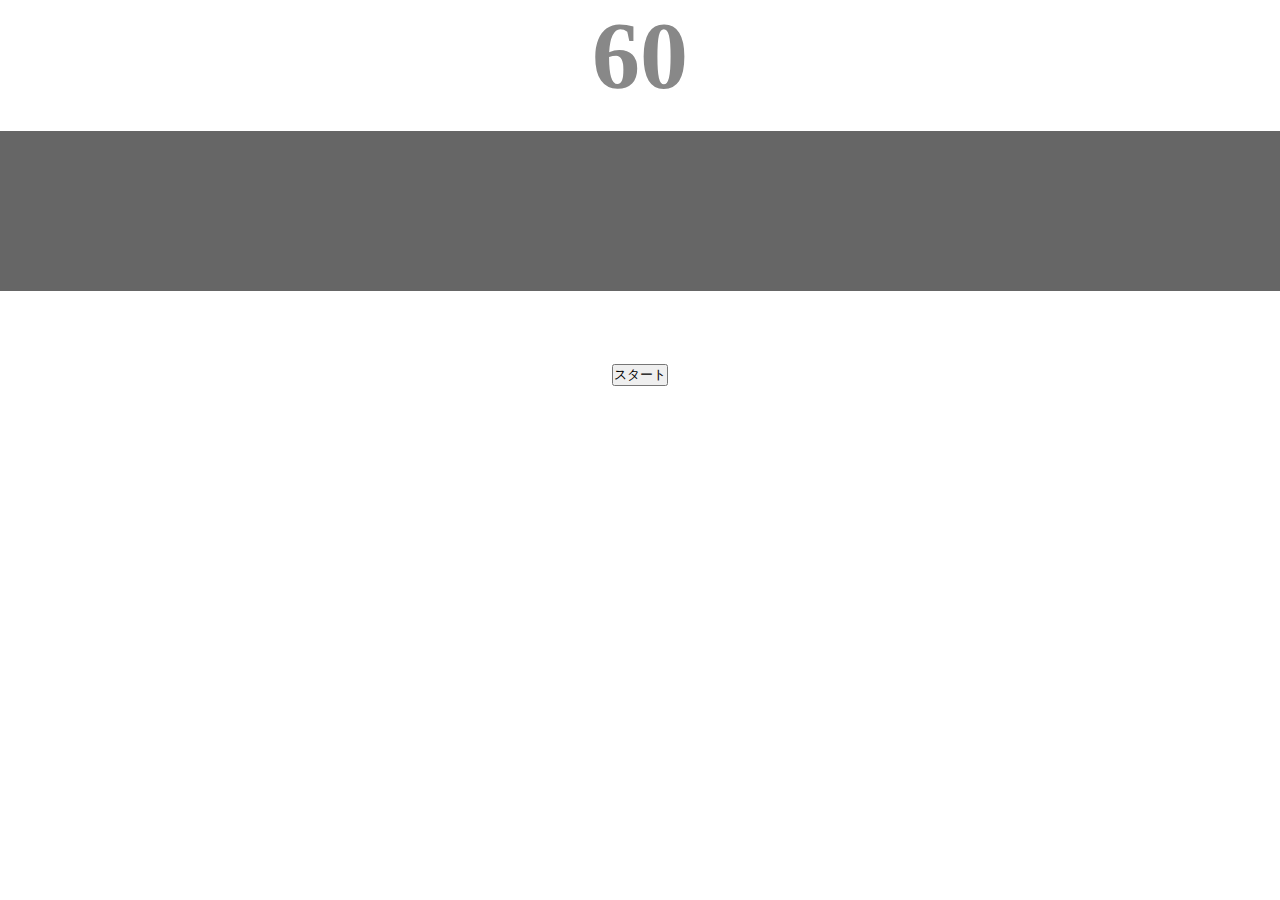
<file: typing_application/index.html>
<!DOCTYPE html>
<html lang="ja">
<head>
  <meta charset="UTF-8">
  <meta name="description" content="【JavaScript応用編】簡易的なタイピングゲームです。">
  <meta name="viewport" content="width=device-width, initial-scale=1.0">
  <title>タイピングゲーム</title>
  <link rel="stylesheet" href="style.css">
</head>
  <body>
  
    <p id="count" class="count">60</p>
    <div id="wrap" class="wrap">
    <!-- 改行するとブラウザではtyepedとuntypedにスペースが入る -->
      <span id="typed" class="typed"></span><span id="untyped" class="untyped"></span>
    </div>
    <p id="typecount" class="typecount"></p>
    <button id="start" class="start">スタート</button>
    

    <!-- jQueryの読み込み -->
    <script
    src="https://code.jquery.com/jquery-3.7.1.min.js"
    integrity="sha256-/JqT3SQfawRcv/BIHPThkBvs0OEvtFFmqPF/lYI/Cxo="
    crossorigin="anonymous"></script>
    <!-- type属性:スクリプトのMIMEタイプ（データ形式：「タイプ名/サブタイプ名」）を指定。
    　text/javascript：JavaScriptスクリプトであることを示す。
      たまにブラウザが勝手に各調子だけ見てファイルを判断することがあるので、その際のエラーを防止する -->
    <script type="text/javascript" src="main.js"></script>
    
  </body>
  </html>
</file>
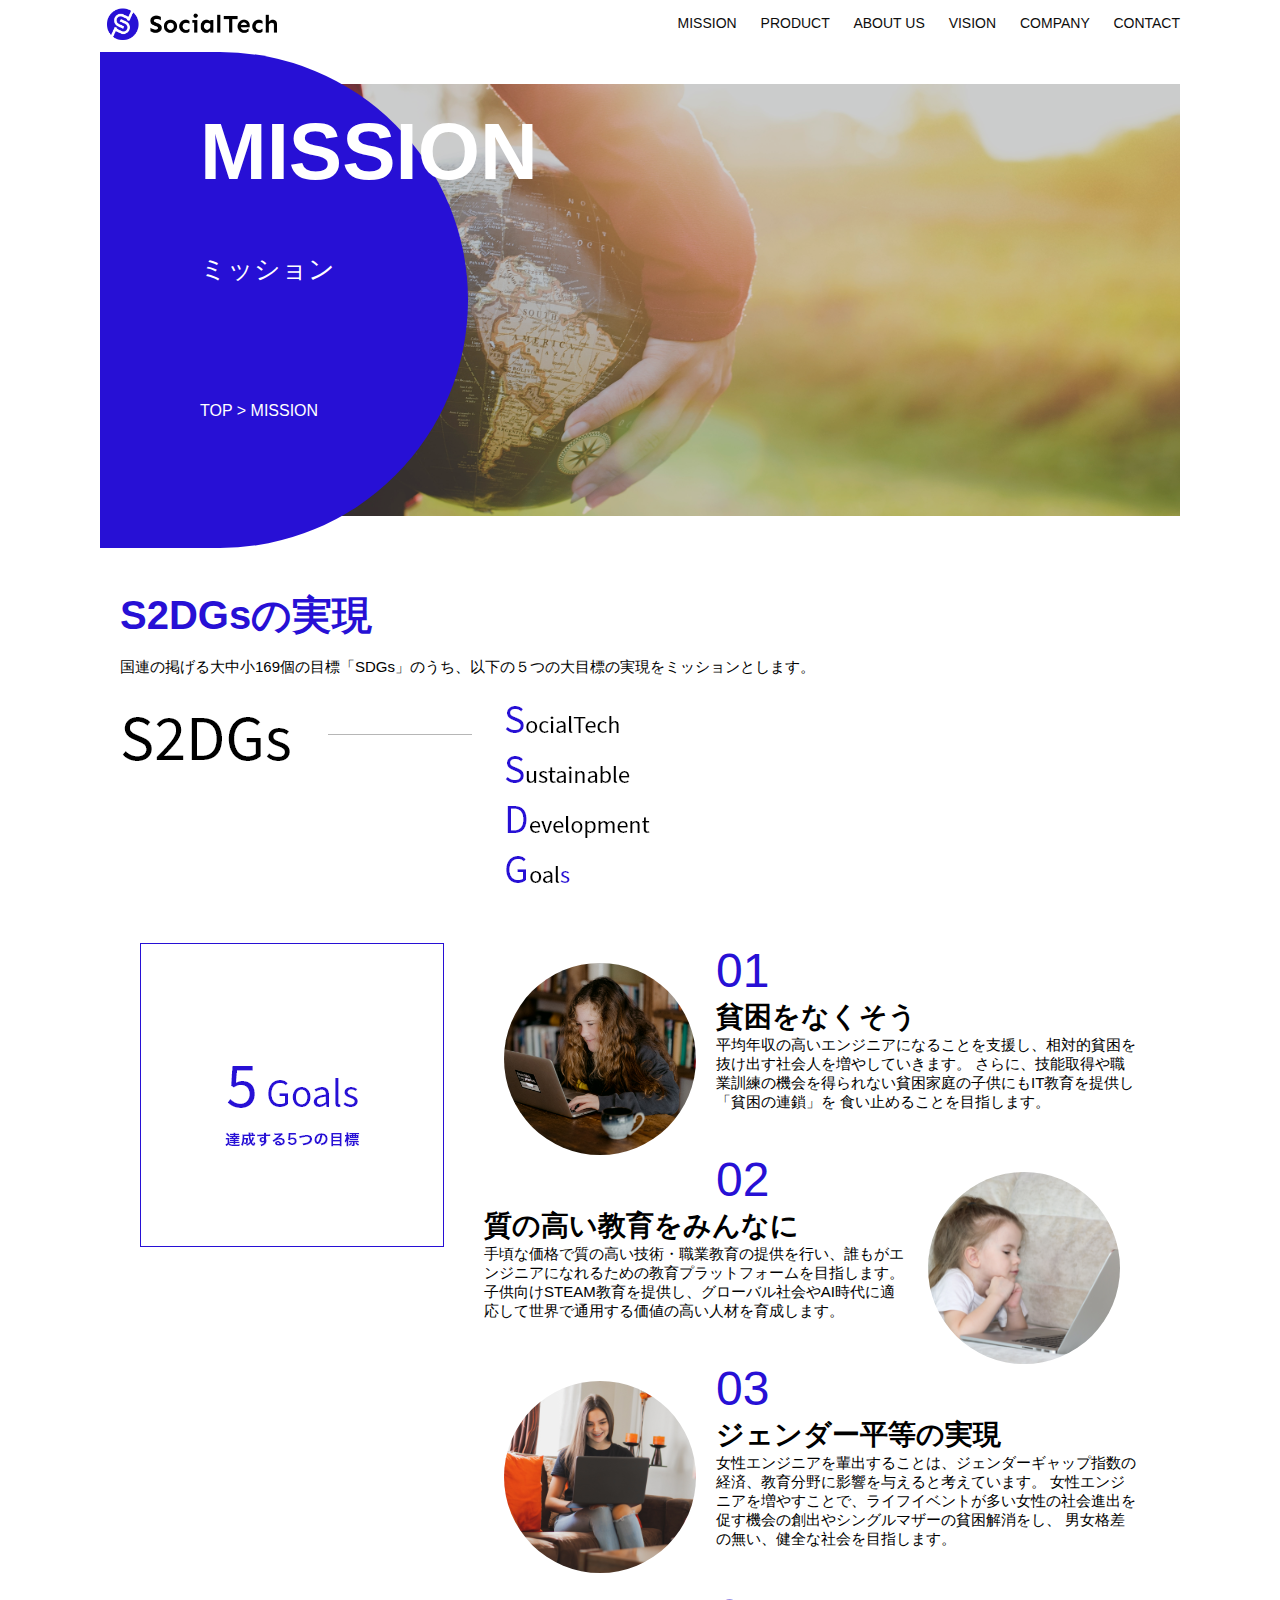
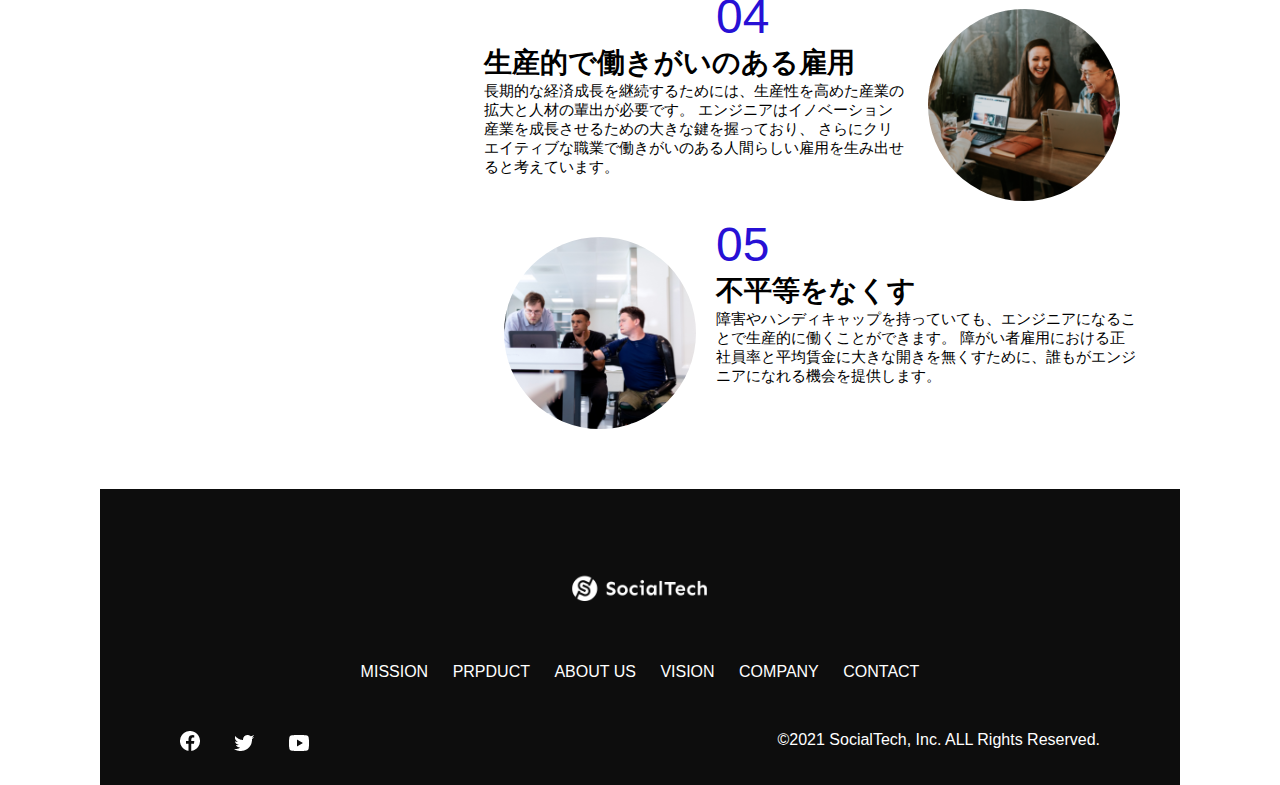
<file: mission.html>
<!DOCTYPE html>
<html lang="ja">
  <head>
    <title>SocialTech - MISSION ミッション -</title>
    <meta charset="utf-8">
    <meta name="description" content="SocialTechが目指す5つの目標（S2DGs）を紹介します">
    <meta name="viewport" content="width=device-width, initial-scale=1.0">
    <link rel="stylesheet" href="style.css">
  </head>
  <body>
    <!-- ヘッダー -->
    <header>
      <!-- ロゴ -->
      <a href="index.html" id="logo"><img src="images/logo.png" alt="トップページに戻る"></a>
      <!-- PC用ナビゲーション -->
      <nav id="nav-pc">
        <a href="mission.html">MISSION</a>
        <a href="product.html">PRODUCT</a>
        <a href="index.html#aboutus">ABOUT US</a>
        <a href="index.html#vision">VISION</a>
        <a href="index.html#company">COMPANY</a>
        <a href="index.html#contact">CONTACT</a>
      </nav>

      <!-- スマホ用メニューボタン -->
      <img id="menu-sp" src="images/button-menu.png" alt="ナビゲーションを開く"
       onclick="document.getElementById('nav-sp').style.display = 'block'">
      
      <!-- スマホ用ナビゲーション -->
      <nav id="nav-sp">
        <!-- ナビゲーションを閉じる -->
        <img id="close" src="images/button-close.png" alt="ナビゲーションを閉じる" 
         onclick="document.getElementById('nav-sp').style.display = 'none'">
        <!-- トップページに戻る -->
        <a id="logo-sp" href="index.html" onclick="document.getElementById('nav-sp').style.display = 'none'">
         <img src="images/logo-sp.png" alt="トップページに戻る"></a>
        <!-- メニュー -->
        <a class="menu" href="mission.html" onclick="document.getElementById('nav-sp').style.display = 'none'">MISSION</a>
        <a class="menu" href="product.html" onclick="document.getElementById('nav-sp').style.display = 'none'">PRODUCT</a>
        <a class="menu" href="index.html#aboutus" onclick="document.getElementById('nav-sp').style.display = 'none'">ABOUT US</a>
        <a class="menu" href="index.html#vision" onclick="document.getElementById('nav-sp').style.display = 'none'">VISION</a>
        <a class="menu" href="index.html#company" onclick="document.getElementById('nav-sp').style.display = 'none'">COMPANY</a>
        <a class="menu" href="index.html#contanct" onclick="document.getElementById('nav-sp').style.display = 'none'">CONTACT</a>
        <div id="sns">
          <a href="https://www.facebook.com/sejuku2013"><img src="images/button-facebook.png" alt="Facebookのリンク"></a>
          <a href="https://twitter.com/samuraijuku"><img src="images/button-twitter.png" alt="Twitterのリンク"></a>
          <a href="https://www.youtube.com/channel/UCCFOQO5aDK0xXam4cUQXT8g"><img src="images/button-youtube.png" alt="YouTubeのリンク"></a>
        </div>
      </nav>
    </header>

    <main>
      <article>
        <!-- メインビジュアル -->
        <section id="mission-main">
          <div id="mission-title">
            <h1>MISSION</h1>
            <span>ミッション</span>
            <!-- ユーザーの現在地を改装順に並べたリンク付きの一覧。『パンくずリスト』と呼ぶ -->
            <div>TOP > MISSION</div>
          </div>
        </section>
        <!-- S2DGsセクション -->
        <section id="mission-s2dgs">
          <h2 class="mission-h2">S2DGsの実現</h2>
          <p>国連の掲げる大中小169個の目標「SDGs」のうち、以下の５つの大目標の実現をミッションとします。</p>
          <img src="images/mission/mission-s2dgs.png" alt="S2DGs">
        </section>
        <!-- 5Gaolセクション -->
        <section id="mission-5goals">
          <div>
            <img id="s2dgs-image" src="images/mission/mission-5goals.png" alt="5goals">
          </div>
          <div>
            <!-- 要素1つ目 -->
            <div>
              <img class="fivegoals-image-left" src="images/mission/mission-5goals01.png" alt="PCを操作する女の子">
              <span class="fivegoals-number">01</span>
              <h3 class="fivegoals-h3">貧困をなくそう</h3>
              <p class="fivegoals-p">
                平均年収の高いエンジニアになることを支援し、相対的貧困を抜け出す社会人を増やしていきます。
                さらに、技能取得や職業訓練の機会を得られない貧困家庭の子供にもIT教育を提供し「貧困の連鎖」を
                食い止めることを目指します。</p>
            </div>
            <!-- 要素2つ目 -->
            <div>
              <img class="fivegoals-image-right" src="images/mission/mission-5goals02.png" alt="PCを見つめる小さい女の子">
              <span class="fivegoals-number">02</span>
              <h3 class="fivegoals-h3">質の高い教育をみんなに</h3>
              <p class="fivegoals-p">
                手頃な価格で質の高い技術・職業教育の提供を行い、誰もがエンジニアになれるための教育プラットフォームを目指します。
                子供向けSTEAM教育を提供し、グローバル社会やAI時代に適応して世界で通用する価値の高い人材を育成します。</p>
            </div>
            <!-- 要素3つ目 -->
            <div>
              <img class="fivegoals-image-left" src="images/mission/mission-5goals03.png" alt="PCを操作する女性">
              <span class="fivegoals-number">03</span>
              <h3 class="fivegoals-h3">ジェンダー平等の実現</h3>
              <p class="fivegoals-p">
                女性エンジニアを輩出することは、ジェンダーギャップ指数の経済、教育分野に影響を与えると考えています。
                女性エンジニアを増やすことで、ライフイベントが多い女性の社会進出を促す機会の創出やシングルマザーの貧困解消をし、
                男女格差の無い、健全な社会を目指します。</p>
            </div>
            <!-- 要素4つ目 -->
            <div>
              <img class="fivegoals-image-right" src="images/mission/mission-5goals04.png" alt="笑顔で話し合う3人の男女">
              <span class="fivegoals-number">04</span>
              <h3 class="fivegoals-h3">生産的で働きがいのある雇用</h3>
              <p class="fivegoals-p">
                長期的な経済成長を継続するためには、生産性を高めた産業の拡大と人材の輩出が必要です。
                エンジニアはイノベーション産業を成長させるための大きな鍵を握っており、
                さらにクリエイティブな職業で働きがいのある人間らしい雇用を生み出せると考えています。</p>
            </div>
            <!-- 要素5つ目 -->
            <div>
              <img class="fivegoals-image-left" src="images/mission/mission-5goals05.png" alt="障害を持つ男性が生き生きと働く様子">
              <span class="fivegoals-number">05</span>
              <h3 class="fivegoals-h3">不平等をなくす</h3>
              <p class="fivegoals-p">
                障害やハンディキャップを持っていても、エンジニアになることで生産的に働くことができます。
                障がい者雇用における正社員率と平均賃金に大きな開きを無くすために、誰もがエンジニアになれる機会を提供します。</p>
            </div>

          </div>
        </section>
      </article>
    </main>
    <!-- フッター -->
  <footer>
    <div id="footer-logo">
      <img src="images/logo-sp.png" alt="SocialTech">
    </div>
    <div id="footer-link">
      <!-- メニュー -->
      <a class="menu" href="mission.html">MISSION</a>
      <a class="menu" href="product.html">PRPDUCT</a>
      <a class="menu" href="index.html#aboutus">ABOUT US</a>
      <a class="menu" href="index.html#vision">VISION</a>
      <a class="menu" href="index.html#company">COMPANY</a>
      <a class="menu" href="index.html#contanct">CONTACT</a>
    </div>
      <div id="sns-footer">
        <a href="https://www.facebook.com/sejuku2013"><img src="images/button-facebook.png" alt="Facebookのリンク"></a>
        <a href="https://twitter.com/samuraijuku"><img src="images/button-twitter.png" alt="Twitterのリンク"></a>
        <a href="https://www.youtube.com/channel/UCCFOQO5aDK0xXam4cUQXT8g"><img src="images/button-youtube.png" alt="YouTubeのリンク"></a>
        <span id="copyright">&copy;2021 SocialTech, Inc. ALL Rights Reserved.</span>
      </div>
  </footer>
  </body>
</html>
</file>
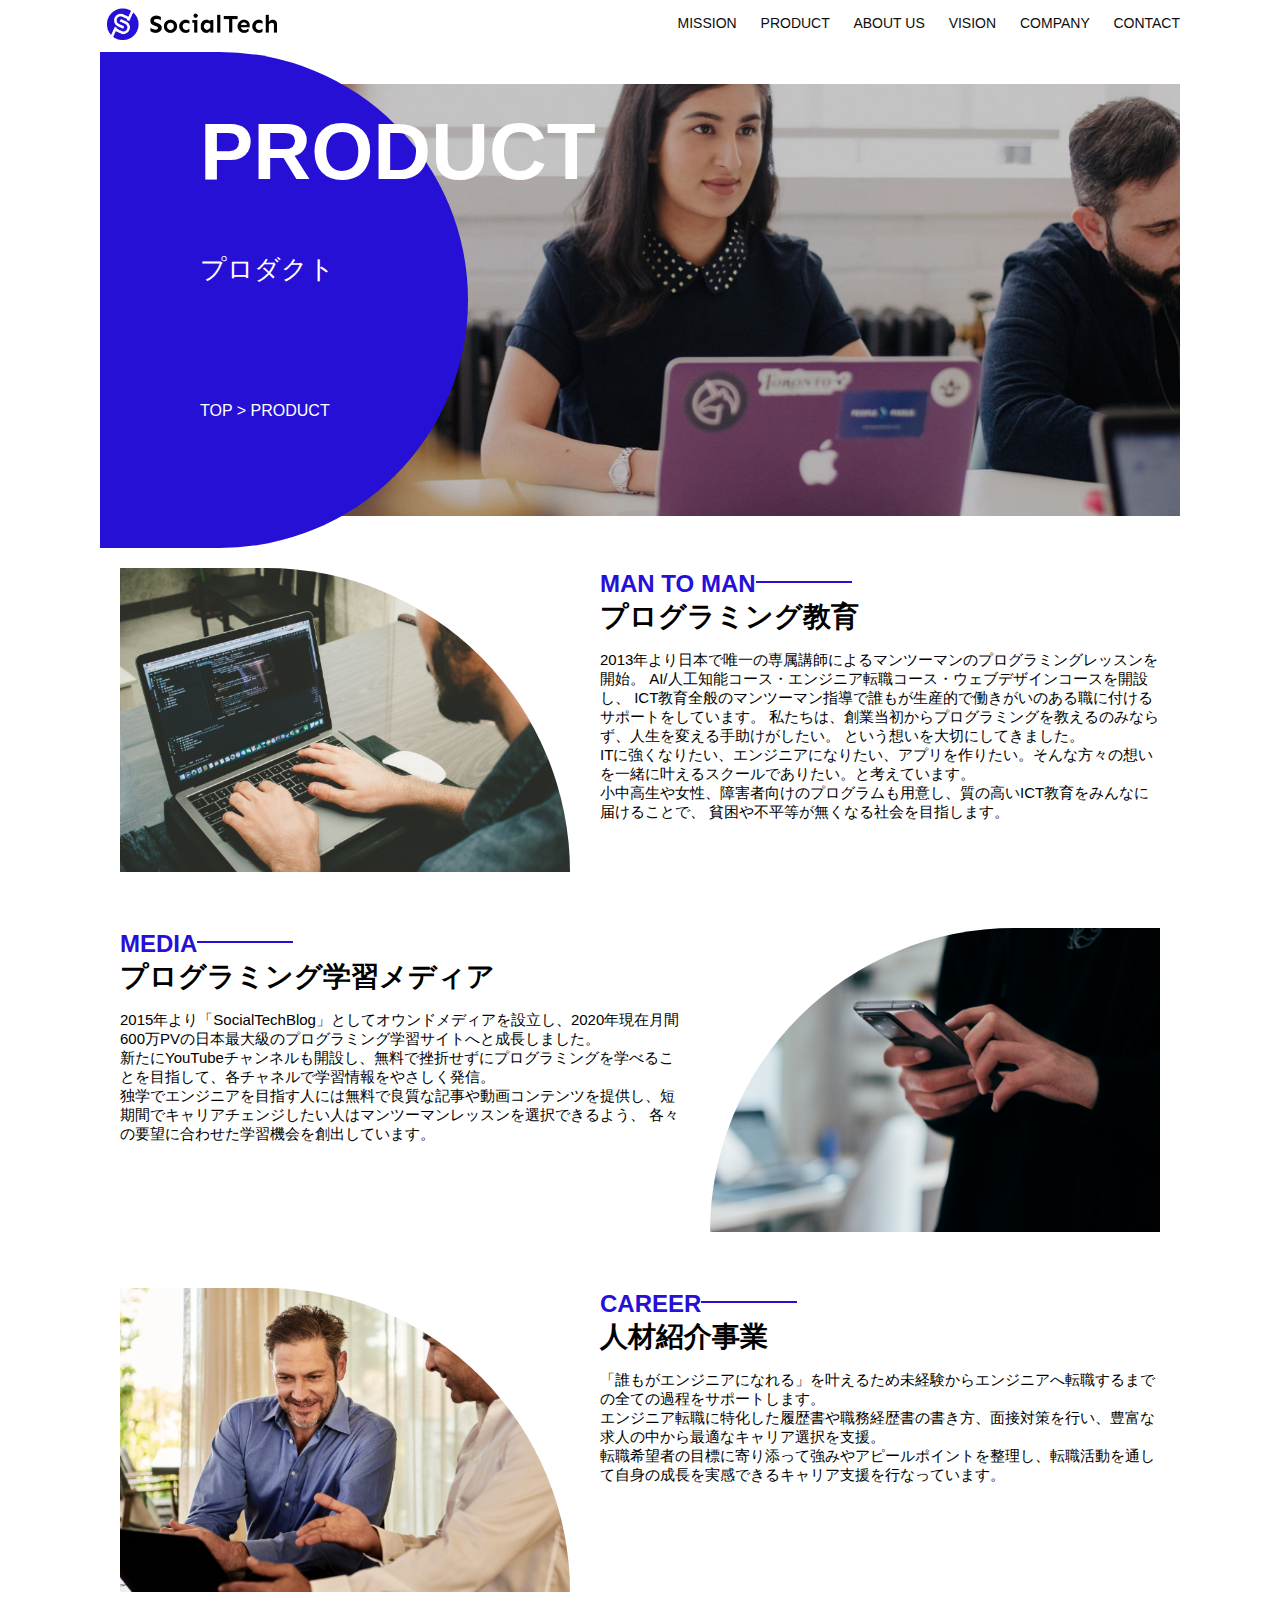
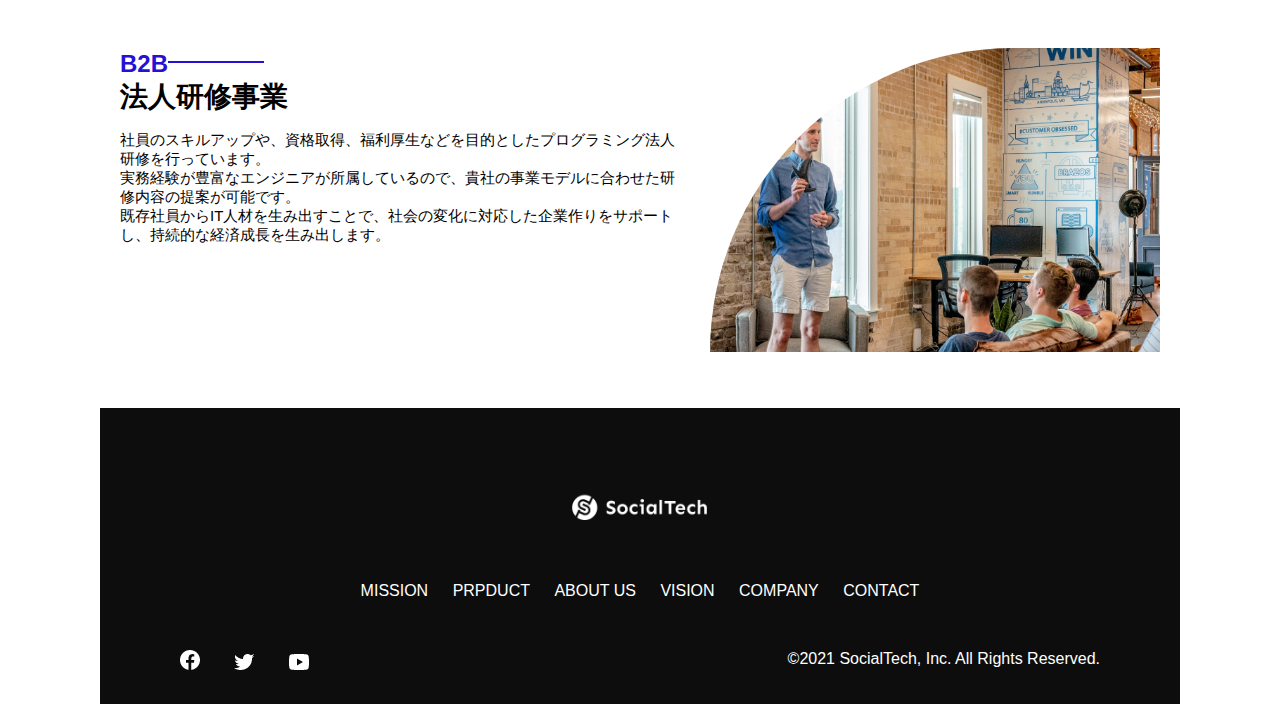
<file: product.html>
<!DOCTYPE html>
<html lang="ja">
  <head>
    <title>SocialTech -PRODUCT プロダクト-</title>
    <meta charset="utf-8">
    <meta name="description" content="SocialTechの4つのプロダクトを紹介します">
    <meta name="viewport" content="width=device-width, initial-scale=1.0">
    <link rel="stylesheet" href="style.css">
  </head>
  <body>
    <!-- ヘッダー -->
    <header>
      <!-- ロゴ -->
      <a href="index.html" id="logo"><img src="images/logo.png" alt="トップページに戻る"></a>
      <!-- PC用ナビゲーション -->
      <nav id="nav-pc">
        <a href="mission.html">MISSION</a>
        <a href="product.html">PRODUCT</a>
        <a href="index.html#aboutus">ABOUT US</a>
        <a href="index.html#vision">VISION</a>
        <a href="index.html#company">COMPANY</a>
        <a href="index.html#contact">CONTACT</a>
      </nav>

      <!-- スマホ用メニューボタン -->
      <img id="menu-sp" src="images/button-menu.png" alt="ナビゲーションを開く"
       onclick="document.getElementById('nav-sp').style.display = 'block'">
      
      <!-- スマホ用ナビゲーション -->
      <nav id="nav-sp">
        <!-- ナビゲーションを閉じる -->
        <img id="close" src="images/button-close.png" alt="ナビゲーションを閉じる" 
         onclick="document.getElementById('nav-sp').style.display = 'none'">
        <!-- トップページに戻る -->
        <a id="logo-sp" href="index.html" onclick="document.getElementById('nav-sp').style.display = 'none'">
         <img src="images/logo-sp.png" alt="トップページに戻る"></a>
        <!-- メニュー -->
        <a class="menu" href="mission.html" onclick="document.getElementById('nav-sp').style.display = 'none'">MISSION</a>
        <a class="menu" href="product.html" onclick="document.getElementById('nav-sp').style.display = 'none'">PRODUCT</a>
        <a class="menu" href="index.html#aboutus" onclick="document.getElementById('nav-sp').style.display = 'none'">ABOUT US</a>
        <a class="menu" href="index.html#vision" onclick="document.getElementById('nav-sp').style.display = 'none'">VISION</a>
        <a class="menu" href="index.html#company" onclick="document.getElementById('nav-sp').style.display = 'none'">COMPANY</a>
        <a class="menu" href="index.html#contanct" onclick="document.getElementById('nav-sp').style.display = 'none'">CONTACT</a>
        <div id="sns">
          <a href="https://www.facebook.com/sejuku2013"><img src="images/button-facebook.png" alt="Facebookのリンク"></a>
          <a href="https://twitter.com/samuraijuku"><img src="images/button-twitter.png" alt="Twitterのリンク"></a>
          <a href="https://www.youtube.com/channel/UCCFOQO5aDK0xXam4cUQXT8g"><img src="images/button-youtube.png" alt="YouTubeのリンク"></a>
        </div>
      </nav>
    </header>
    <!-- PRODUCT  -->
    <main>
      <article>
        <!-- メインビジュアル -->
        <section id="product-main">
          <div id="product-title">
            <h1>PRODUCT</h1>
            <span>プロダクト</span>
            <div>TOP > PRODUCT</div>
          </div>
        </section>
        <section class="product-section1">
          <img src="images/product/product-mantoman.png" alt="PCでコードを書く男性">
          <div>
            <h2 class="product-h2">MAN TO MAN</h2>
            <h3 class="product-h3">プログラミング教育</h3>
            <p>
              2013年より日本で唯一の専属講師によるマンツーマンのプログラミングレッスンを開始。
              AI/人工知能コース・エンジニア転職コース・ウェブデザインコースを開設し、
              ICT教育全般のマンツーマン指導で誰もが生産的で働きがいのある職に付けるサポートをしています。
              私たちは、創業当初からプログラミングを教えるのみならず、人生を変える手助けがしたい。
              という想いを大切にしてきました。<br>
              ITに強くなりたい、エンジニアになりたい、アプリを作りたい。そんな方々の想いを一緒に叶えるスクールでありたい。と考えています。<br>
              小中高生や女性、障害者向けのプログラムも用意し、質の高いICT教育をみんなに届けることで、
              貧困や不平等が無くなる社会を目指します。
            </p>
          </div>
        </section>
        <section class="product-section2">
          <div>
            <h2 class="product-h2">MEDIA</h2>
            <h3 class="product-h3">プログラミング学習メディア</h3>
            <p>
             2015年より「SocialTechBlog」としてオウンドメディアを設立し、2020年現在月間600万PVの日本最大級のプログラミング学習サイトへと成長しました。<br>
             新たにYouTubeチャンネルも開設し、無料で挫折せずにプログラミングを学べることを目指して、各チャネルで学習情報をやさしく発信。<br>
             独学でエンジニアを目指す人には無料で良質な記事や動画コンテンツを提供し、短期間でキャリアチェンジしたい人はマンツーマンレッスンを選択できるよう、
             各々の要望に合わせた学習機会を創出しています。
            </p>
          </div>
          <img src="images/product/product-media.png" alt="スマートフォンを操作する人">
        </section>
        <section class="product-section1">
          <img src="images/product/product-career.png" alt="笑顔で話し合う2人の男性">
          <div>
            <h2 class="product-h2">CAREER</h2>
            <h3 class="product-h3">人材紹介事業</h3>
            <p>
              「誰もがエンジニアになれる」を叶えるため未経験からエンジニアへ転職するまでの全ての過程をサポートします。<br>
              エンジニア転職に特化した履歴書や職務経歴書の書き方、面接対策を行い、豊富な求人の中から最適なキャリア選択を支援。<br>
              転職希望者の目標に寄り添って強みやアピールポイントを整理し、転職活動を通して自身の成長を実感できるキャリア支援を行なっています。<br>
            </p>
          </div>
        </section>
        <section class="product-section2">
          <div>
            <h2 class="product-h2">B2B</h2>
            <h3 class="product-h3">法人研修事業</h3>
            <p>
              社員のスキルアップや、資格取得、福利厚生などを目的としたプログラミング法人研修を行っています。<br>
              実務経験が豊富なエンジニアが所属しているので、貴社の事業モデルに合わせた研修内容の提案が可能です。<br>
              既存社員からIT人材を生み出すことで、社会の変化に対応した企業作りをサポートし、持続的な経済成長を生み出します。
            </p>
          </div>
          <img src="images/product/product-b2b.png" alt="講演中の男性とそれを聴く人々">
        </section>
      </article>
    </main>

  <!-- フッター -->
    <footer>
    <div id="footer-logo">
      <img src="images/logo-sp.png" alt="SocialTech">
    </div>
    <div id="footer-link">
      <!-- メニュー -->
      <a class="menu" href="mission.html">MISSION</a>
      <a class="menu" href="product.html">PRPDUCT</a>
      <a class="menu" href="index.html#aboutus">ABOUT US</a>
      <a class="menu" href="index.html#vision">VISION</a>
      <a class="menu" href="index.html#company">COMPANY</a>
      <a class="menu" href="index.html#contanct">CONTACT</a>
    </div>
    <div id="sns-footer">
      <a href="https://www.facebook.com/sejuku2013"><img src="images/button-facebook.png" alt="Facebookのリンク"></a>
      <a href="https://twitter.com/samuraijuku"><img src="images/button-twitter.png" alt="Twitterのリンク"></a>
      <a href="https://www.youtube.com/channel/UCCFOQO5aDK0xXam4cUQXT8g"><img src="images/button-youtube.png" alt="YouTubeのリンク"></a>
      <span id="copyright">&copy;2021 SocialTech, Inc. All Rights Reserved.</span>
    </div>
    </footer>
  </body>
</html>
</file>
<file: typing_application/style.css>
@charset "utf-8";

*{
  margin: 0;
  padding: 0;
}

body{
  /* デフォルトの6倍 */
  font-size: 6em;
  /* 中央揃え */
  text-align: center;
}
.count{
  margin: 0;
  color: #888;
  font-weight: bold;
}
.wrap{
  margin-top: 20px;
  padding: 80px 40px;
  background-color: #666;
  font-weight: bold;
  color: #fff;
}
/* 正しくタイプされた場合のテキスト */
.typed{
  color: lightgreen;
}
/* 誤タイプしたときに背景を赤にする */
.mistyped{
  background-color: red;
}
.typecount{
  margin: 0;
  color: #888;
  font-weight: bold;
}
</file>
<file: style.css>
@charset "utf-8";

/* PC、スマホ共通スタイル */
body{
  /* フォント名にスペースが含まれる場合は""で囲むこと */
  font-family: "Source Sans Pro", "Hiragino Kaku Gothic ProN", Meiryo, Arial, sans-serif;
}

p{
  font-size: 15px;
}
/* ==============
　PC用スタイル
================= */
/* iPad-miniのサイズ：デベロッパーツールの数字が768x1024なので、数字を変えている  */
@media screen and (min-width: 769px) {
/* 横幅設定 */
body{
  max-width: 1080px;
  min-width: 960px;
  margin: 0 auto 0 auto;
}

/* header */
header{
  display: flex;
    justify-content: space-between;
}

/* ナビゲーションのレイアウト */
#nav-pc{
  font-size: 14px;
  padding-top: 15px;
}

/* ナビゲーションのリンクの装飾設定 */
#nav-pc > a {
  text-decoration: none;
  margin-left: 20px;
}
#nav-pc > a:link{
  color: #0d0d0d;
}
#nav-pc > a:visited{
  color: #0d0d0d;
}
#nav-pc > a:hover{
  color: #0d0d0d;
  text-decoration: underline;
}
#nav-pc > a:active{
  color: #0d0d0d;
}
/* スマホ用ナビを非表示 カンマは"&" */
#nav-sp,
#menu-sp{
  display: none;
}

/* メインビジュアル */
#main-visual{
  position: relative;
  height: 400px;
}
  #main-message{
   /* 親要素との関係を設定、top/leftで配置指定 */
    position: absolute;
      top: 0;
      left: 0;
    background-color: #2710d5;
    color: #ffffff;
    /* radius：半径　要素の角を丸める　border-radius: 左上、右上、右下、左下の順で角まるお半径を指定 */
    border-radius: 0 0 476px 0;
    width: 100%;
    height: 100%;
    max-width: 620px;
    /* 画像重なり時の優先順位を指定　z-indexの値が大きい数字を指定した要素が上にくる */
    z-index: 11;
  }
  #main-message > h1{
    font-weight: bold;
    margin: 100px 0 0 50px;
  }
  #main-message > p{
    font-size: 28px;
    margin: 0 0 0 50px;
  }
  #main-visual > img{
   max-width: 620px;
   border-radius: 476px 0 0 0;
   position: absolute;
    top: 0;
    right: 0;
   z-index: 10;
}

h2{
  margin: 40px 0 0 0;
}
/* h2見出しの後に画像を挿入 */
h2::after{
  /* 疑似要素に画像を追加する場合はcontentでurl指定する */
  content: url(images/line.png);
}
h3{
  font-size: 27px;
}

/* MISSION ビジュアル */
#mission{
  /* おさらい：左右をautoにすることで中央揃えになる */
  margin: 80px auto 80px auto;
  /* 親要素は<article>？620pxに指定していない */
  width: 100%;
}
#mission-flex{
  width: 100%;
  display: flex;
}
#mission-flex > div{
  /* #mission-flex内のdivをちょうど半分ずつの幅にする */
  width: 50%;
  margin: 20px;
}
#mission-photo{
  width: 100%;
}
#s2dgs{
  margin-top: 50px;
  width: 100%;
}

/* PRODUCT ビジュアル */
#product{
  background-color: #fafafa;
  margin: 80px 0 80px 0;
  padding: 10px 40px 0px 40px;
}
#product > div{
  margin-top: 40px;
  /* 直下のdiv x2が並列になる */
  display: flex;
}
#product-left{
  width: 50%;
  margin-right: 20px;
}
  #product-left > div{
    position: relative;
     height: 480px;
     margin-right: 20px;
  }
#product-right{
  width: 50%;
  margin-top: 80px;
  margin-left: 20px;
}
  #product-right > div{
    position: relative;
    height: 480px;
  }
/* 画像を親要素からはみ出ないようにする */
.product-photo{
  width: 100%;
}
/* 説明文の枠 */
.product-explain{
  background-color: #ffffff;
  position: absolute;
   left:0;
   top: 280px;
  margin: 0 40px;
  padding: 20px;
  box-shadow: 5px 5px 10px rgba(0,0,0,0.05);
}
/* 説明文の英語 */
.product-explain > span{
  color: #2710d5;
  font-weight: bold;
  font-size: 16px;
  margin: 0;
}
/* 説明文の見出し */
.product-explain >h3{
  font-size: 20px;
  margin: 5px 0;
}
/* 説明文 */
.product-explain > p{
  font-size: 14px;
  margin: 0;
}
/* もっと見るボタン */
#product-more{
  /* マージンをマイナスにすると親要素の外へはみ出す */
  margin: 0 auto -42px auto;
}

/* ABOUT USセクション */
#aboutus{
  background-color: #fafafa;
  margin: 80px auto 80px auto;
}
/* 3つの組織文化と画像を挿入する枠 */
#aboutus > div{
  display: flex;
}
.culture-img{
  width: 100%;
  /* align-self：子要素に縦方向（交差軸）の揃え方を指示 */
  /* flex-start:上揃え */
  align-self: flex-start;
}
.culture-img2{
  margin-top: 50px;
  width: 100%;
}
.culture-table{
  margin-right: 50px;
}
.culture-num{
  font-size: 80px;
  color: #2710d5;
  margin: 0 20px 0 0;
}
.culture-en{
  color: #2710d5;
  font-weight: bold;
  font-size: 24px;
  display: block;
}
.culture-jp{
  font-size: 28px;
  font-weight: bold;
}
.culture-discription{
  margin: 0;
}

/* VISIONセクション */
#vision{
  margin: 80px auto;
}
#vision > div{
  width: 100%;
  display: flex;
  /* justify-content:アイテムの横並びの指定 */
      /* space-between:一番左と一番右の子要素を両端に配置し、残りの子要素を均等な間隔で配置 */
    justify-content: space-between;
  /* flex-wrap: 折り返し指定 */
      /* wrap:幅が足りなくなったら上から下に折り返す */
    flex-wrap: wrap;
}
.vision-box{
  width: 300px;
  height: 300px;
  margin-bottom: 30px;
  position: relative;
}
.vision-box > img{
  width: 100%;
  height: auto;
  position: absolute;
   top: 0;
   left: 0;
  /* 要素の重なり優先順位 */
  z-index: 30;
}
.vision-box > span{
  position: absolute;
  top: 0;
  left: 0;
  z-index: 31;
  margin-right: 20px;
}
.vision-box > span > h4{
  color: #2710d5;
  font-size: 19px;
  margin: 80px 0 0 0;
  }
.vision-box > span > h4::first-letter{
  font-size: 40px;
}
.vision-box > span > h5{
  font-size: 20px;
  margin: 0;
}
.vision-box > span > p{
  margin: 10px 0 0 0;
}

/* COMPANYセクション */
#company{
  margin: 80px auto;
}
#company-table{
  width: 100%;
}
.tableheader{
  text-align: left;
  padding: 20px;
  /* table下線部の仕様 */
  border-bottom-color: #2710d5;
  border-bottom-width: 1px;
  border-bottom-style: solid;
}
.tableheader-first{
  text-align: left;
  padding: 20px;
  /* table下線部の仕様 */
  border-bottom-color: #2710d5;
  border-bottom-width: 1px;
  border-bottom-style: solid;
  /* table上線部の仕様 */
  border-top-color: #2710d5;
  border-top-width: 1px;
  border-top-style: solid;
}
.cell{
  padding: 30px;
  border-bottom-color: #ececec;
  border-bottom-width: 1px;
  border-bottom-style: solid;
}
.cell-first{
  padding: 30px;
  border-bottom-color: #ececec;
  border-bottom-width: 1px;
  border-bottom-style: solid;
  border-top-color: #ececec;
  border-top-width: 1px;
  border-top-style: solid;
}
#company > iframe{
  width: 100%;
  height: 368px;
  margin-top: 40px;
}

/* CONTACTセクション お問い合わせフォーム*/
#contact{
  margin: 80px auto;
}
/* 外枠 */
#contact > form > div{
  display: flex;
    flex-direction: row;
    /* flex-wrap: wrapはブラウザの横幅が狭い場合に「個人情報の取り扱い」div要素内の文章を折り返すために設定 */
    flex-wrap: wrap;
  padding-bottom: 30px;
}
/* 左側　見出し */
.contact-heading{
  width: 240px;
  align-self: center;
}
/* 見出しのラベル */
.contact-label{
  font-weight: bold;
}
/* 必須 */
.contact-span{
  color: #ce2222;
  margin-left: 20px;
  font-weight: bold;
}
/* テキストボックス */
.contact-textbox{
  border-top: 0;
  border-left: 0;
  border-right: 0;
  border-bottom-width: 1px;
  border-bottom-color: #707070;
  border-bottom-style: solid;
  background-color: #fafafa;
  width: 400px;
  height: 56px;
}
/* お問い合わせ内容のテキストエリア */
.contact-textarea{
  border-top: 0;
  border-left: 0;
  border-right: 0;
  border-bottom-width: 1px;
  border-bottom-color: #707070;
  border-bottom-style: solid;
  background-color: #fafafa;
  width: 400px;
  height: 200px;
}
/* 個人情報の取り扱い */
details > div{
  background-color: #fafafa;
  padding: 20px;
}
details > div > span{
  font-weight: bold;
}

/* footer作成 */
footer{
  background-color: #0d0d0d;
  /* 文字の位置 */
  text-align: center;
  padding: 80px 80px 30px 80px;
}
#footer-logo{
  margin-bottom: 30px;
}
#footer-link{
  margin: 50px;
}
#footer-link > a{
  /* リンクの下線非表示 */
  text-decoration: none;
  margin: 10px;
}
  /* リンクの色 */
#footer-link > a:link{
  color: #ffffff;
}
  /* 訪問済リンクの色 */
#footer-link > a:visited{
  color: #ffffff;
}
  /* 訪問済リンクの色 */
#footer-link > a:hover{
  color: #ffffff;
  text-decoration: underline;
}
  /* クリック時の色 */
#footer-link > a:active{
  color: #ffffff;
}
#sns-footer{
  text-align: left;
  width: 100%;
}
#sns-footer > a{
  margin-right: 30px;
}
#copyright{
  color: #ffffff;
  /* 要素の並び（float）：rightを指定して、フッターの中で右寄せ */
  float: right;
}

/*==========================
MISSION.htmlページ(PC用)
========================  */
/* メインビジュアル */
#mission-main{
  /* 右側の画面サイズより高くする */
  height: 496px;
  width: 100%;
  background-image: url(images/mission/mission-main.png);
  background-repeat: no-repeat;
  /* 背景の方向をY軸(縦)方向のどこに配置するか　※横の場合は『-x』を使う */
  background-position-y: center;
}
#mission-title{
  background-color: #2710d5;
  width: 368px;
  color: #ffffff;
  height: 496px;
  border-radius: 0 248px 248px 0;
  position: relative;
}
#mission-title > h1{
  position: absolute;
    /* ？マージン上下80pxができているのはなぜ？ フォントと同じサイズのマージンができる？*/
    top: 0;
    left: 100px;
  font-size: 80px;
}
#mission-title > span{
  position: absolute;
    top: 200px;
    left: 100px;
  font-size: 26px;
}
#mission-title > div{
  position: absolute;
    top: 350px;
    left: 100px;
  font-size: 16px;
}
/* S2DGsセクション */
#mission-s2dgs{
  width: 100%;
  margin: 20px;
}
.mission-h2{
  color: #2710d5;
  font-size: 40px;
}
.mission-h2::after{
  /* トップページで設定された青線を非表示にする */
  content: none;
}

/* 5Goalsセクション */
#mission-5goals{
  margin: 20px;
  display: flex;
}
/* アイテム（子要素）がどれくらい伸びるか（flex-grow）：1(均等に配分)を指定し、コンテナ（親要素）の幅いっぱいに引き延ばす */
#mission-5goals > div{
  flex-grow: 1;
  padding: 20px;
}
#mission-5goals > div > div{
  margin-bottom: 40px;
}
.fivegoals-image-right{
  float: right;
  margin: 20px;
}
.fivegoals-image-left{
  float: left;
  margin: 20px;
}
.fivegoals-number{
  color: #2710d5;
  font-size: 48px;
  margin: 0;
}
.fivegoals-h3{
  font-size: 28px;
  margin: 0;
}
.fivegoals-p{
  margin: 0;
}

/*==========================
PRODUCT.htmlページ(PC用)
========================*/
/* メインビジュアル */
#product-main{
  height: 496px;
  width: 100%;
  background-image: url(images/product/product-main.png);
  background-repeat: no-repeat;
  background-position-y: center;
}
/* タイトル背景（div要素) */
#product-title{
  background-color: #2710d5;
  color: #ffffff;
  width: 368px;
  height: 496px;
  border-radius: 0 248px 248px 0;
  position: relative;
}
/* タイトル文字(h1) */
#product-title > h1{
  position: absolute;
    top: 0;
    left: 100px;
  font-size: 80px;
}
/* タイトル文字(span) */
#product-title > span{
  position: absolute;
    top: 200px;
    left: 100px;
  font-size: 26px;
}
/* タイトル文字(div) */
#product-title > div{
  position: absolute;
    top: 350px;
    left: 100px;
  font-size: 16px;
}

/* メインコンテンツ */
/* 写真が左のセクション */
.product-section1{
  position: relative;
  margin: 20px;
  height: 340px;
}
.product-section1 > img{
  position: absolute;
    top: 0;
    left: 0;
  width: 450px;
  margin: 0 40px 30px 0;
  border-radius: 0 432px 0 0;
}
/* 画像が左パターンのテキストをグループ化するdiv要素 */
.product-section1 > div{
  position: absolute;
    top: 0;
    left: 480px;
}

/* 写真が右のセクション */
.product-section2{
  position: relative;
  margin: 20px;
  height: 340px;
}
.product-section2 > img{
  position: absolute;
    top: 0;
    right: 0;
  width: 450px;
  margin: 0 0 30px 40px;
  border-radius: 432px 0 0 0;
}
/* 画像が右パターンのテキストをグループ化するdiv要素 */
.product-section2 > div{
  position: absolute;
    top: 0;
    /* left: 0でもいい (デモコードはその設定) */
    right: 480px;
}

/* 英語見出し */
.product-h2{
  color: #2710d5;
  font-size: 24px;
  margin: 0;
}
.product-h3{
  font-size: 28px;
  margin: 0;
}
}

/*==========================
  スマートフォン用のスタイル 
============================*/
/* iPad-miniのサイズ：デベロッパーツールの数字が768x1024なので、数字を変えている  */
@media screen and (max-width: 768px) {
/* ページ全体 */
body{
  min-width: 375px;
  margin: 0;
}
/* PC用ナビゲーション非表示 */
#nav-pc{
  display: none;
}
/* ハンバーガーメニュー　(※float:right ヘッダーの中で右寄せ) */
#menu-sp{
  float: right;
  padding: 0;
}
/* スマホ用ナビゲーションの表示切替 */
/* 初期状態、レイアウトと非表示設定 */
#nav-sp{
  background-color: #2710d5;
  /* 親要素の左上に配置 */
  position: absolute;
   top: 0;
   left: 0;
  width: 100%;
  height: 100%;
  /* 普段は非表示？ */
  display: none;
  z-index: 100;
}
#close{
  position: absolute;
    top: 20px;
    right: 20px;
}
#logo-sp{
  margin: 80px 0 30px 20px;
}
#nav-sp > a{
  display: block;
}
#nav-sp > a:link{
  color: #ffffff;
}
#nav-sp > a:visited{
  color: #ffffff;
}
#nav-sp > a:hover{
  color: #ffffff;
  text-decoration: underline;
}
#nav-sp > a:active{
  color: #ffffff;
}
#nav-sp > .menu{
  text-decoration: none;
  display: block;
  margin: 0 20px 0 20px;
  height: 44px;
  font-size: 16px;
  background-image: url(images/arrow.png);
  background-repeat: no-repeat;
  background-position: right top;
}
#sns{
  position: absolute;
    bottom: 20px;
    left: 20px;
}
#sns > a{
  margin-right: 30px;
}
/*==========================
  INDEX.htmlのスタイル(スマホ用) 
============================*/

/* メインビジュアル */
#main-visual{
  position: relative;
  height: 470px;
  width: 100%;
  /* 領域内に入りきらない要素をどのように表示するか：hidden 非表示/ visible 表示 */
  overflow: hidden;
}
#main-visual > div {
  position: absolute;
   top: 0;
   left: 0;
  background-color: #2710d5;
  color: white;
  border-radius: 0 0 476px 0;
  text-align: center;
  height: 280px;
  width: 100%;
  z-index: 11;
}
#main-visual > div > h1{
  font-size: 28px;
  margin: 90px 0 0 0;
}
#main-visual > div > p{
  margin: 0;
}
#main-visual > img {
  position: absolute;
    bottom: 0;
    right: 0;
  width: 100%;
  border-radius: 476px 0 0 0;
  z-index: 10;
}
/* MISSION */
h2::after{
  content: url(images/line.png);
  margin-left: 10px;
}
h3{
  font-size: 24px;
  margin-top: 10px;
}
#mission{
  margin: 20px;
}
#mission-photo{
  width: 100%;
}
#s2dgs{
  width: 100%;
}
/* PRODUCT */
#product{
  background-color: #fafafa;
  padding-top: 10px;
}
#product > h2{
  margin-left: 20px;
}
#product-left,
#product-right{
  margin-left: 20px;
  margin-right: 20px;
}
#product-left > div,
#product-right > div{
  position: relative;
  height: 540px;
}
.product-explain{
  background-color: #ffffff;
  position: absolute;
    left: 0;
    bottom: 50px;
  padding: 20px;
  box-shadow: 5px 5px 10px rgba(0, 0, 0, 0.05);
}
/* 英語表記部 */
.product-explain > span{
  color: #2710d5;
  font-weight: bold;
  font-size: 16px;
  margin: 0;
}
/* 日本語標記部 */
.product-explain > h3{
  margin: 10px 0 10px 0;
}
/* 画像 */
.product-photo{
  width: 100%;
}
/* 「もっとみる」ボタンがセクション全体の背景（グレー）から下にはみ出る表示。 */
#product-more > img{
  margin: 0 0 -42px 20px;
}

/* ABOUT US */
#aboutus{
  margin: 80px 20px;
}
/* 表と画像をグループ化しているdiv要素にflexプロパティを設定 */
/* 子要素の並び順を設定できるようにする(flex-dorection: column) */
#aboutus > div{
  display: flex;
    /* flexboxの アイテムを上下に並べる設定*/
    flex-direction: column;
}
/* 表全体の設定　画像の後に持ってくる */
.culture-table{
  width: 100%;
  padding: 20px;
  order: 2;
}
/* 1枚目の画像 */
.culture-img{
  width: 100%;
  order: 1;
}
/* 2枚目の画像 */
.culture-img2{
  width: 100%;
}
/* 番号の装飾 */
.culture-num{
  font-size: 80px;
  color: #2710d5;
}
.culture-en{
  color: #2710d5;
  font-weight: bold;
  font-size: 24px;
  display: block;
}
.culture-jp{
  display: block;
}
.culture-discription{
  margin: 0;
}

/* VISION */
/* sevtion要素 */
#vision{
  margin: 80px 20px;
}
/* 個々の「指針」をグループ化しているdiv要素(.vision-box) */
.vision-box{
  width: 300px;
  height: 300px;
  margin-bottom: 30px;
  position: relative;
}
.vision-box > img{
  width: 100%;
  /* auto? */
  height: auto;
  position: absolute;
    top: 0;
    left: 0;
  z-index: 30;
}
/* 見出しと説明文 */
.vision-box > span{
  position: absolute;
    top: 0;
    left: 0;
  z-index: 31;
  margin-right: 20px;
}
/* 英語の見出し */
.vision-box > span > h4{
  color: #2710d5;
  font-size: 19px;
  margin-top: 60px;
}
/* 日本語の見出し */
.vision-box > span >h5{
  font-size: 20px;
  margin-top: 0;
}
/* 説明文 */
.vision-box > span > p{
  margin-top: 10px;
}

/* COMPANY */
/* section要素 */
#company{
  margin: 0 20px;
}
/* セクション見出し(h3) */
#company > h3{
  margin-bottom: 20px;
}
/* 表全体　(.company-tableを指定しないのはなぜ？でもコードは.company-table)　どっちでもいい */
#company > table{
  width: 100%;
}
/* 表の1行目の見出し */
.tableheader-first{
  text-align: left;
  padding: 20px;
  /* 下の枠線 */
  border-bottom-color: #2710d5;
  border-bottom-width: 1px;
  border-bottom-style: solid;
  /* 上の枠線 */
  border-top-color: #2710d5;
  border-top-width: 1px;
  border-top-style: solid;
  width: 50px; 
}
/* 表2行目以降の見出し */
.tableheader{
  text-align: left;
  padding-left: 20px;
  /* 下の枠線 */
  border-bottom-color: #2710d5;
  border-bottom-width: 1px;
  border-bottom-style: solid;
  width: 50px;  
}
/* 表2行目以降のセル */
.cell{
  padding: 20px;
  /* 下の枠線 */
  border-bottom-color: #ececec;
  border-bottom-width: 1px;
  border-bottom-style: solid;
}
.cell-first{
  padding: 20px;
    /* 下の枠線 */
  border-bottom-color: #ececec;
  border-bottom-width: 1px;
  border-bottom-style: solid;
  /* 上の枠線 */
  border-top-color: #ececec;
  border-top-width: 1px;
  border-top-style: solid; 
}
#company > iframe{
  width: 100%;
  height: 240px;
  margin-top: 40px;
}

/* CONTACT */
/* section要素 */
#contact{
  margin: 80px 20px;
}
/* セクション見出し */
#contact > h3{
  margin-bottom: 20px;
}
/* 各フォームをグループ化しているdiv要素 */
#contact > form > div{
  margin-bottom: 20px;
}
/* 各ラベルを囲むdiv要素 */
.contact-heading{
  margin-bottom: 20px;
}
/* 項目名 */
.contact-label{
  font-weight: bold;
}
/* 必須という文字 */
.contact-span{
  color: #ce2222;
  margin-left: 20px;
  font-weight: bold;
}
/* テキストボックス */
.contact-textbox{
  height: 56px;
  border-top: 0;
  border-left: 0;
  border-right: 0;
  background-color: #fafafa;
  /* 下の枠線 */
  border-bottom-color: #707070;
  border-bottom-width: 1px;
  border-bottom-style: solid;
  /* 最小幅 */
  min-width: 300px;
  width: 100%;
}
/* テキストエリア */
.contact-textarea{
  height: 150px;
  /* testareaは勝手にボーダーがつくので、消しておけば下線部を設定する必要がない？ 
     というわけでもないので、グローバルタグでリセットしてボトムを設定した方がよい。*/
  border-top: 0;
  border-left: 0;
  border-right: 0;
  background-color: #fafafa;
  width: 100%;
}
/* ラジオボタン */
.radiobutton{
  margin-bottom: 20px;
}
/* ラジオボタンのラベル：隣接セレクタの使用について　"+"隣接する（隣にある)要素をセレクタにする記号 */
/* >を使わないのは要素を直接セレクタに指定すると、その要素すべてにスタイルが適用されるため、この要素だけに使いたい時に使う */
.radiobutton + label::after{

  /* "\A"は改行を挿入　"\"はバックスラッシュと呼ぶ */
  content: "\A";

  /* HTMLコード内のホワイトスペース（半角スペース、タブ、改行）の表示方法を決めるプロパティ */
  /* "\A"とセットに使うことで開業できる */
  white-space: pre;
}

/* footer */
footer{
  background-color: #0d0d0d;
  padding: 30px 20px 50px 20px;
}
/* ロゴを囲むdiv要素 */
#footer-logo{
  margin-bottom: 30px;
}
#footer-link{
  margin: 50px;
}
#footer-link > a{
  text-decoration: none;
  margin: 0 20px 30px 0;
  /* メニューが縦並びになる */
  display: block;
  background-image: url(images/arrow.png);
  background-repeat: no-repeat;
  background-position: right top;
}
#footer-link > a:link{
  color: #ffffff;
}
#footer-link > a:visited{
  color: #ffffff;
}
#footer-link > a:hover{
  color: #ffffff;
  text-decoration: underline;
}
#footer-link > a:active{
  color: #ffffff;
}
#sns-footer > a{
  margin-right: 30px;
}
#copyright{
  font-size: 12px;
  /* 要素を縦並びにする */
  display: block;
  margin-top: 30px;
  color: #ffffff;
}

/*==========================
  MISSION.html（スマホ用)スタイル 
============================*/
/* メインビジュアル */
#mission-main{
  height: 256px;
  width: 100%;
  background-image: url(images/mission/mission-main.png);
  background-repeat: no-repeat;
  background-position-y: center;
  /* 背景画像の幅と高さを指定するプロパティ */
  background-size: auto 208px;
}
/* 英語の見出し */
#mission-title{
  background-color: #2710d5;
  width: 136px;
  color: #ffffff;
  height: 256px;
  border-radius: 0 248px 248px 0;
  position: relative;
}
#mission-title > h1{
  /* #mission-main(親要素)relative指定しなくてよい？ */
  position: absolute;
    top: 0;
    left: 20px;
    font-size: 40px;
}
/* カタカナの見出し */
#mission-title > span{
  position: absolute;
    top: 110px;
    left: 20px;
    font-size: 18px;
}
/* パンくずリスト */
#mission-title > div{
position: absolute;
  top: 180px;
  left: 20px;
  font-size: 13px;
}

/* S2DGsセクション */
#mission-s2dgs{
  margin: 20px;
}
.mission-h2{
  color: #2710d5;
  font-size: 38px;
  margin: 0;
}
.mission-h2::after{
  content: none;
}
#mission-s2dgs > img{
  width: 100%;
}
/* 5Goalsセクション */
#mission-5goals{
  margin: 20px;
}
/* 一つ一つのコンテンツをグループ化するdiv要素 */
#mission-5goals div > div{
  margin-bottom: 40px;
}
/* s2dgs-image画像をメイン幅いっぱいに広げる */
#s2dgs-image{
  width: 100%;
}
/* PCでコンテンツの左側に表示される画像 */
.fivegoals-image-left{
  margin: 20px auto;
  display: block;
}
/* PCでコンテンツの右側に表示される画像 */
.fivegoals-image-right{
  margin: 20px auto;
  display: block;
}
/* コンテンツで番号を囲むspan要素 */
.fivegoals-number{
  color: #2710d5;
  font-size: 48px;
  margin: 0;
}
.fivegoals-h3{
  font-size: 28px;
  margin: 0;
}
.fivegoals-p{
  margin: 0;
}

/*==========================
  PRODUCT.html（スマホ用)スタイル 
============================*/
#product-main{
  height: 256px;
  width: 100%;
  background-image: url(images/product/product-main.png);
  background-repeat: no-repeat;
  background-position-y: center;
  background-size: auto 208px;
}
#product-title{
  background-color: #2710d5;
  width: 136px;
  color: #ffffff;
  height: 256px;
  border-radius: 0 248px 248px 0;
  position: relative;
}
#product-title > h1{
  position: absolute;
   top: 0;
   left: 20px;
  font-size: 40px;
}
#product-title > span{
  position: absolute;
    top: 110px;
    left: 20px;
  font-size: 18px;
}
#product-title > div{
  position: absolute;
    top: 180px;
    left: 20px;
    font-size: 13px;
}

/* メインコンテンツ */
/* PCでは画像が左側のセクション */
.product-section1{
  margin: 20px;
}
.product-section1 > img{
  width: 100%;
  border-radius: 0 300px 0 0;
}
/* PCでは画像が右側のセクション */
.product-section2{
  display: flex;
  /* 画像とテキストを上から下へ配置する */
  flex-direction: column;
  margin: 20px;
}
.product-section2 > img{
  order: 1;
  width: 100%;
  border-radius: 300px 0 0 0;
}
.product-section2 > div{
  order: 2;
}
/* h2文字設定 */
.product-h2{
  color: #2710d5;
  font-size: 24px;
  margin: 0;
}
/* h3文字設定 */
.product-h3{
  font-size: 28px;
  margin: 0;
}

}
</file>
